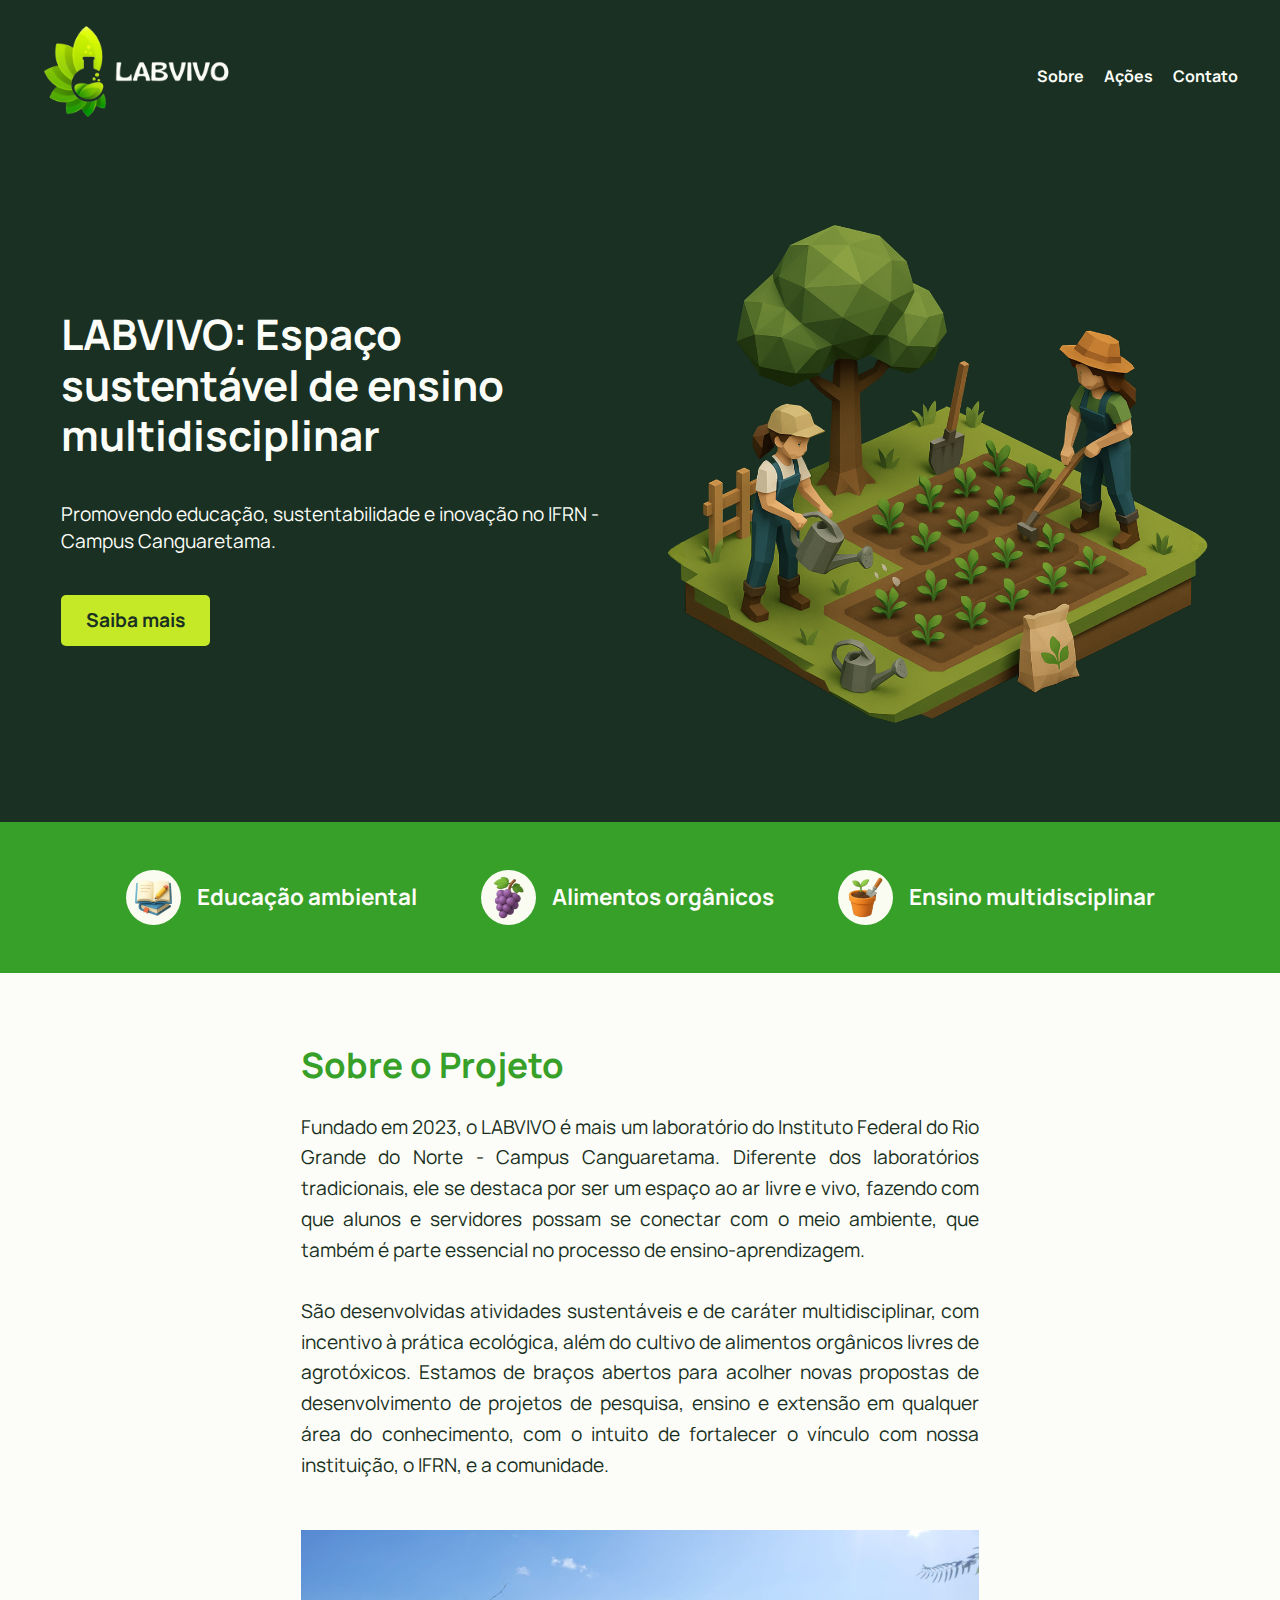
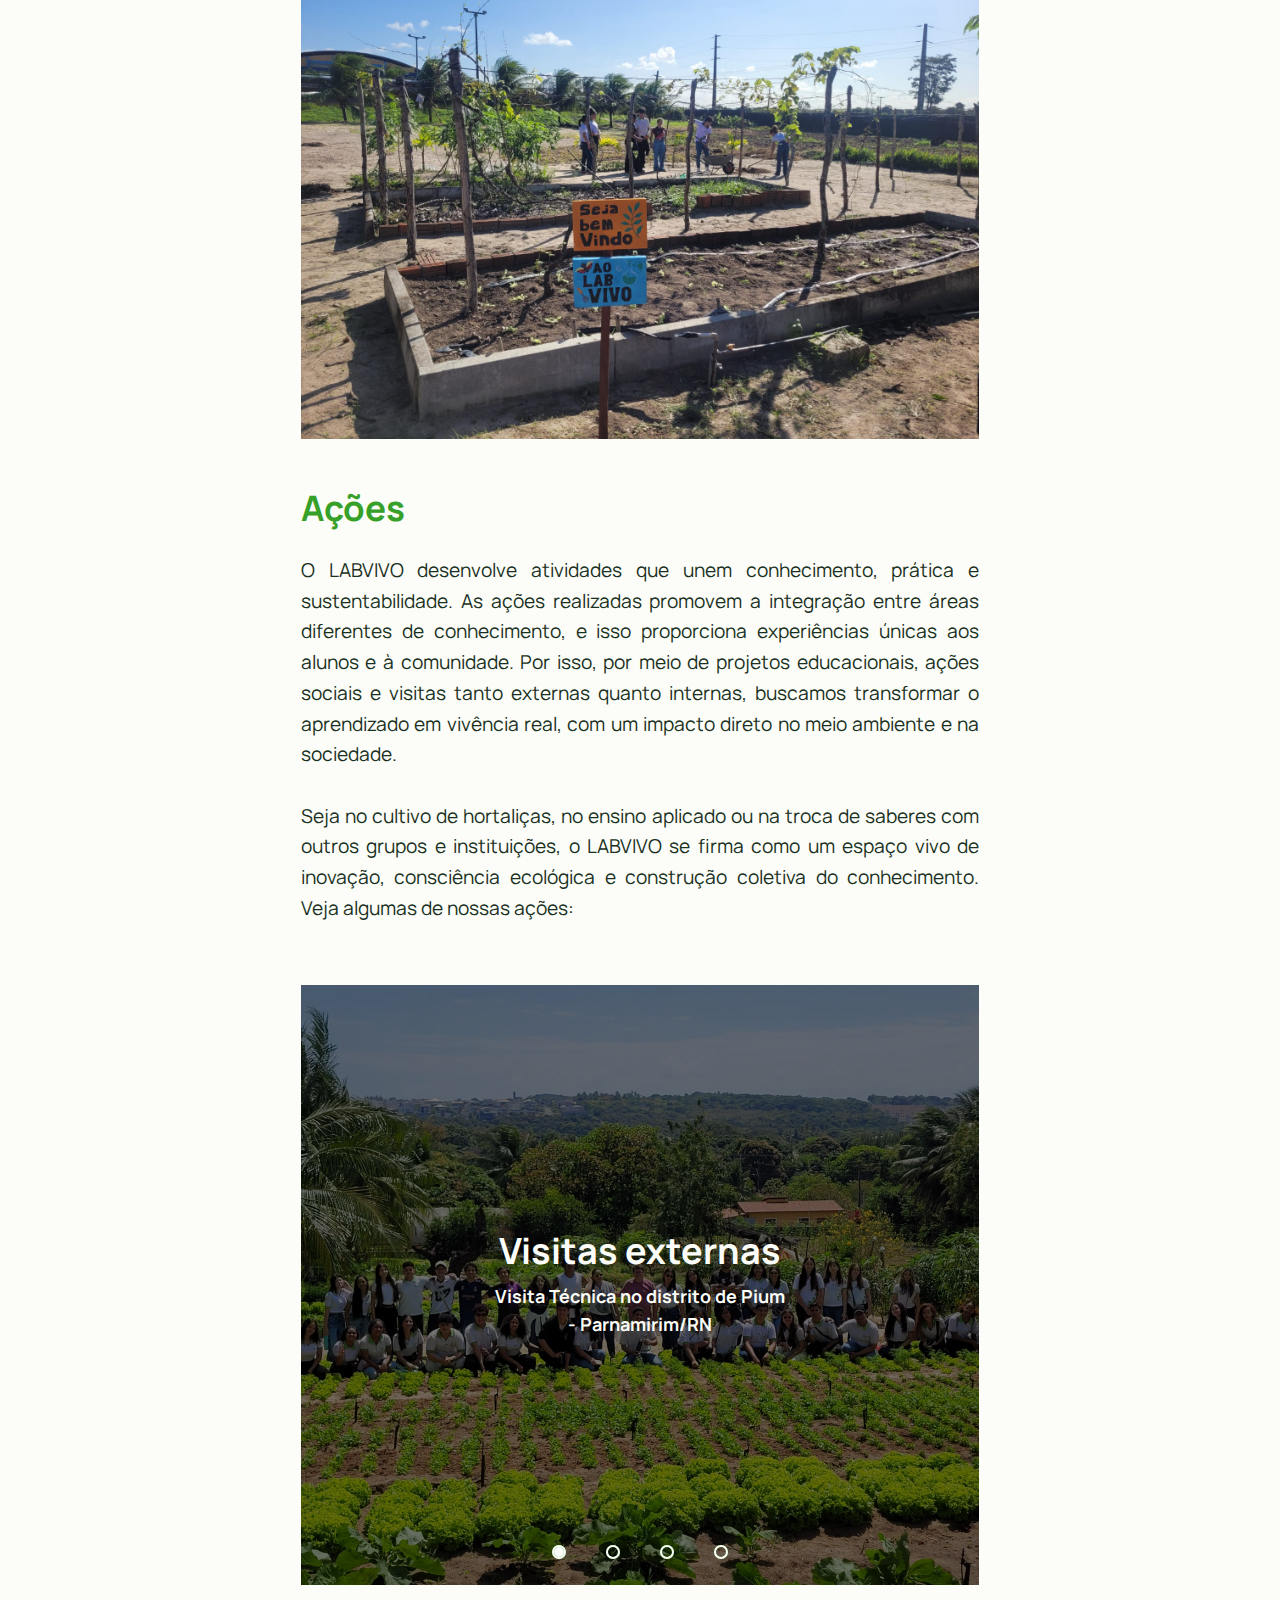
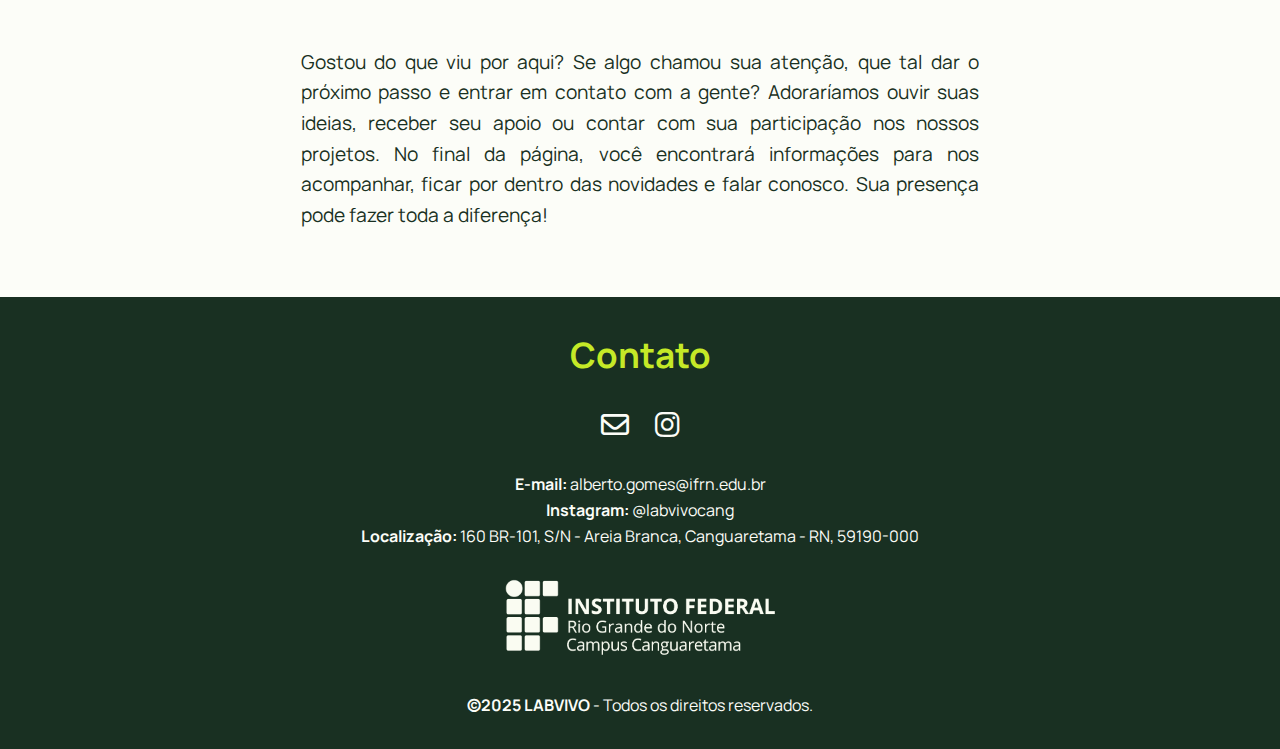
<file: index.html>
<!DOCTYPE html>
<html lang="pt-BR">
<head>
  <meta charset="UTF-8">
  <meta name="viewport" content="width=device-width, initial-scale=1.0">
  <title>LABVIVO - IFRN Campus Canguaretama</title>
  <link rel="stylesheet" href="style.css">
  <link rel="stylesheet" href="https://cdnjs.cloudflare.com/ajax/libs/font-awesome/6.5.0/css/all.min.css">
  <link rel="icon" href="media/logo_icon.ico" type="image/ico">
</head>

<body>
<header>
<nav>
  <a href="index.html">
    <img class="logo" src="media/labvivo_logo_completa.png" alt="Logotipo do LABVIVO">
    <img class="logo-mobile" src="media/labvivo_logo.png" alt="Logotipo do LABVIVO para dispositivos móveis">
  </a>
  <div class="menu-toggle" id="menu-toggle">
    <i class="fa-solid fa-bars"></i>
  </div>

  <ul class="nav-links">
    <li><a href="#sobre">Sobre</a></li>
    <li><a href="#acoes">Ações</a></li>
    <!--Para adicionar uma seção de projetos futuramente-->
    <!--<li><a href="pages/projetos.html">Projetos</a></li>-->
    <li><a href="#contato">Contato</a></li>
  </ul>
</nav>

<div class="side-menu" id="side-menu">
  <ul>
    <li><a href="#sobre">Sobre</a></li>
    <li><a href="#acoes">Ações</a></li>
    <!--Para adicionar uma seção de projetos futuramente-->
    <!--<li><a href="pages/projetos.html">Projetos</a></li>-->
    <li><a href="#contato">Contato</a></li>
  </ul>
</div>

<div class="menu-overlay" id="menu-overlay"></div>

<section class="hero">
  <div class="hero-content">
    <div class="hero-text">
      <h1>LABVIVO: Espaço sustentável de ensino multidisciplinar</h1>
      <br>
      <p>Promovendo educação, sustentabilidade e inovação no IFRN - Campus Canguaretama.</p>
      <a href="#sobre" class="btn">Saiba mais</a>
    </div>
    <div class="hero-image">
      <img src="media/image_hero.png" alt="Imagem do LabVivo">
    </div>
  </div>
</section>
</header>

<main>
<section id="palavras">
  <ul>
    <li>
      <img src="media/icon_book.png" alt="Livro">
      <b>Educação ambiental</b>
    </li>
    <li>
      <img src="media/icon_grape.png" alt="Uva">
      <b>Alimentos orgânicos</b>
    </li>
    <li>
      <img src="media/icon_plant.png" alt="Planta">
      <b>Ensino multidisciplinar</b>
    </li>
  </ul>
</section>

<section id="sobre">
  <h2>Sobre o Projeto</h2>
  <p>Fundado em 2023, o LABVIVO é mais um laboratório do Instituto Federal do Rio Grande do Norte - Campus Canguaretama. Diferente dos laboratórios tradicionais, ele se destaca por ser um espaço ao ar livre e vivo, 
    fazendo com que alunos e servidores possam se conectar com o meio ambiente, que também é parte essencial no processo de ensino-aprendizagem. 
  </p>
  <br>
  <p>São desenvolvidas atividades sustentáveis e de caráter multidisciplinar, com incentivo à prática ecológica, além do cultivo de alimentos orgânicos livres de agrotóxicos. Estamos de braços abertos 
    para acolher novas propostas de desenvolvimento de projetos de pesquisa, ensino e extensão em qualquer área do conhecimento, com o intuito de fortalecer o vínculo
    com nossa instituição, o IFRN, e a comunidade.
  </p>
  <img src="media/image_gallery_1.jpeg" alt="Ação 1">
</section>

<section id="acoes">
  <h2>Ações</h2>
  <p>O LABVIVO desenvolve atividades que unem conhecimento, prática e sustentabilidade. As ações realizadas promovem a integração entre
    áreas diferentes de conhecimento, e isso proporciona experiências únicas aos alunos e à comunidade. Por isso, por meio de projetos educacionais, ações sociais e visitas tanto externas quanto internas, 
    buscamos transformar o aprendizado em vivência real, com um impacto direto no meio ambiente e na sociedade.</p>
    <br>
  <p>Seja no cultivo de hortaliças, no ensino aplicado ou na troca de saberes com outros grupos e instituições, o LABVIVO se firma como um espaço vivo de inovação, consciência ecológica 
    e construção coletiva do conhecimento. Veja algumas de nossas ações:</p>
  <br>
  <br>
  <div class="slider">
    <div class="slides">
      <input type="radio" name="radio-btn" id="radio1">
      <input type="radio" name="radio-btn" id="radio2">
      <input type="radio" name="radio-btn" id="radio3">
      <input type="radio" name="radio-btn" id="radio4">
      <div class="slide first">
        <div class="slide-overlay">
          <img src="media/image_acao_card1.jpeg" alt="Imagem da visita técnica no distrito de Pium em Parnamirim/RN">
          <div class="slide-text">
            <h3>Visitas externas</h3>
            <p><b>Visita Técnica no distrito de Pium - Parnamirim/RN</b></p>
          </div>
        </div>
      </div>
      <div class="slide">
        <div class="slide-overlay">
          <img src="media/image_acao_card2.jpeg" alt="Imagem da doação de hortaliças cultivadas no LABVIVO para os integrantes do projeto IFSol da Feira
          de Agricultura Familiar Coletivo José Martí.">
          <div class="slide-text">
            <h3>Cultivos e doações</h3>
            <p><b>Ação de doação de hortaliças cultivadas no LABVIVO para os integrantes do projeto IFSol da Feira
          de Agricultura Familiar Coletivo José Martí.</b></p>
          </div>
        </div>
      </div>
      <div class="slide">
        <div class="slide-overlay">
          <img src="media/image_acao_card3.jpeg" alt="Imagem da visita dos alunos da UERN/EMBRAPA no LABVIVO">
          <div class="slide-text">
            <h3>Portas abertas</h3>
            <p><b>Visita dos alunos da UERN/EMBRAPA no LABVIVO</b></p>
          </div>
        </div>
      </div>
      <div class="slide">
        <div class="slide-overlay">
          <img src="media/image_acao_card4.jpeg" alt="Imagem do projeto de ensino da geometria plana na construção de canteiros do LABVIVO">
          <div class="slide-text">
            <h3>Canteiros que ensinam</h3>
            <p><b>Projeto de ensino da geometria plana na construção de canteiros do LABVIVO</b></p>
          </div>
        </div>
      </div>
      <div class="navigation-auto">
        <div class="auto-btn1"></div>
        <div class="auto-btn2"></div>
        <div class="auto-btn3"></div>
        <div class="auto-btn4"></div>
      </div>
    </div>
    <div class="manual-navigation">
      <label for="radio1" class="manual-btn"></label>
      <label for="radio2" class="manual-btn"></label>
      <label for="radio3" class="manual-btn"></label>
      <label for="radio4" class="manual-btn"></label>
    </div>
  </div>
  <br>
  <br>
  <p>Gostou do que viu por aqui? Se algo chamou sua atenção, que tal dar o próximo passo e entrar em contato 
    com a gente? Adoraríamos ouvir suas ideias, receber seu apoio ou contar com sua participação nos nossos projetos. 
    No final da página, você encontrará informações para nos acompanhar, ficar por dentro das 
    novidades e falar conosco. Sua presença pode fazer toda a diferença!</p>
</section>
</main>

<footer id="contato">
  <h2>Contato</h2>
  <div class="icones-sociais">
    <a href="mailto:alberto.gomes@ifrn.edu.br" target="_blank">
      <i class="fa-regular fa-envelope"></i>
    </a>
    <a href="https://www.instagram.com/labvivocang" target="_blank">
      <i class="fa-brands fa-instagram"></i>
    </a>
  </div>
  <br>
  <p><b>E-mail:</b> alberto.gomes@ifrn.edu.br</p>
  <p><b>Instagram:</b> @labvivocang</p>
  <p><b>Localização:</b> 160 BR-101, S/N - Areia Branca, Canguaretama - RN, 59190-000</p>
  <br>
  <img src="media/ifrncang_logo.png" alt="Logo do IFRN - Campus Canguaretama">
  <br>
  <br>
  <p><b>&copy;2025 LABVIVO</b> - Todos os direitos reservados.</p>
</footer>
<script src="script.js"></script>
</body>

</html>
</file>
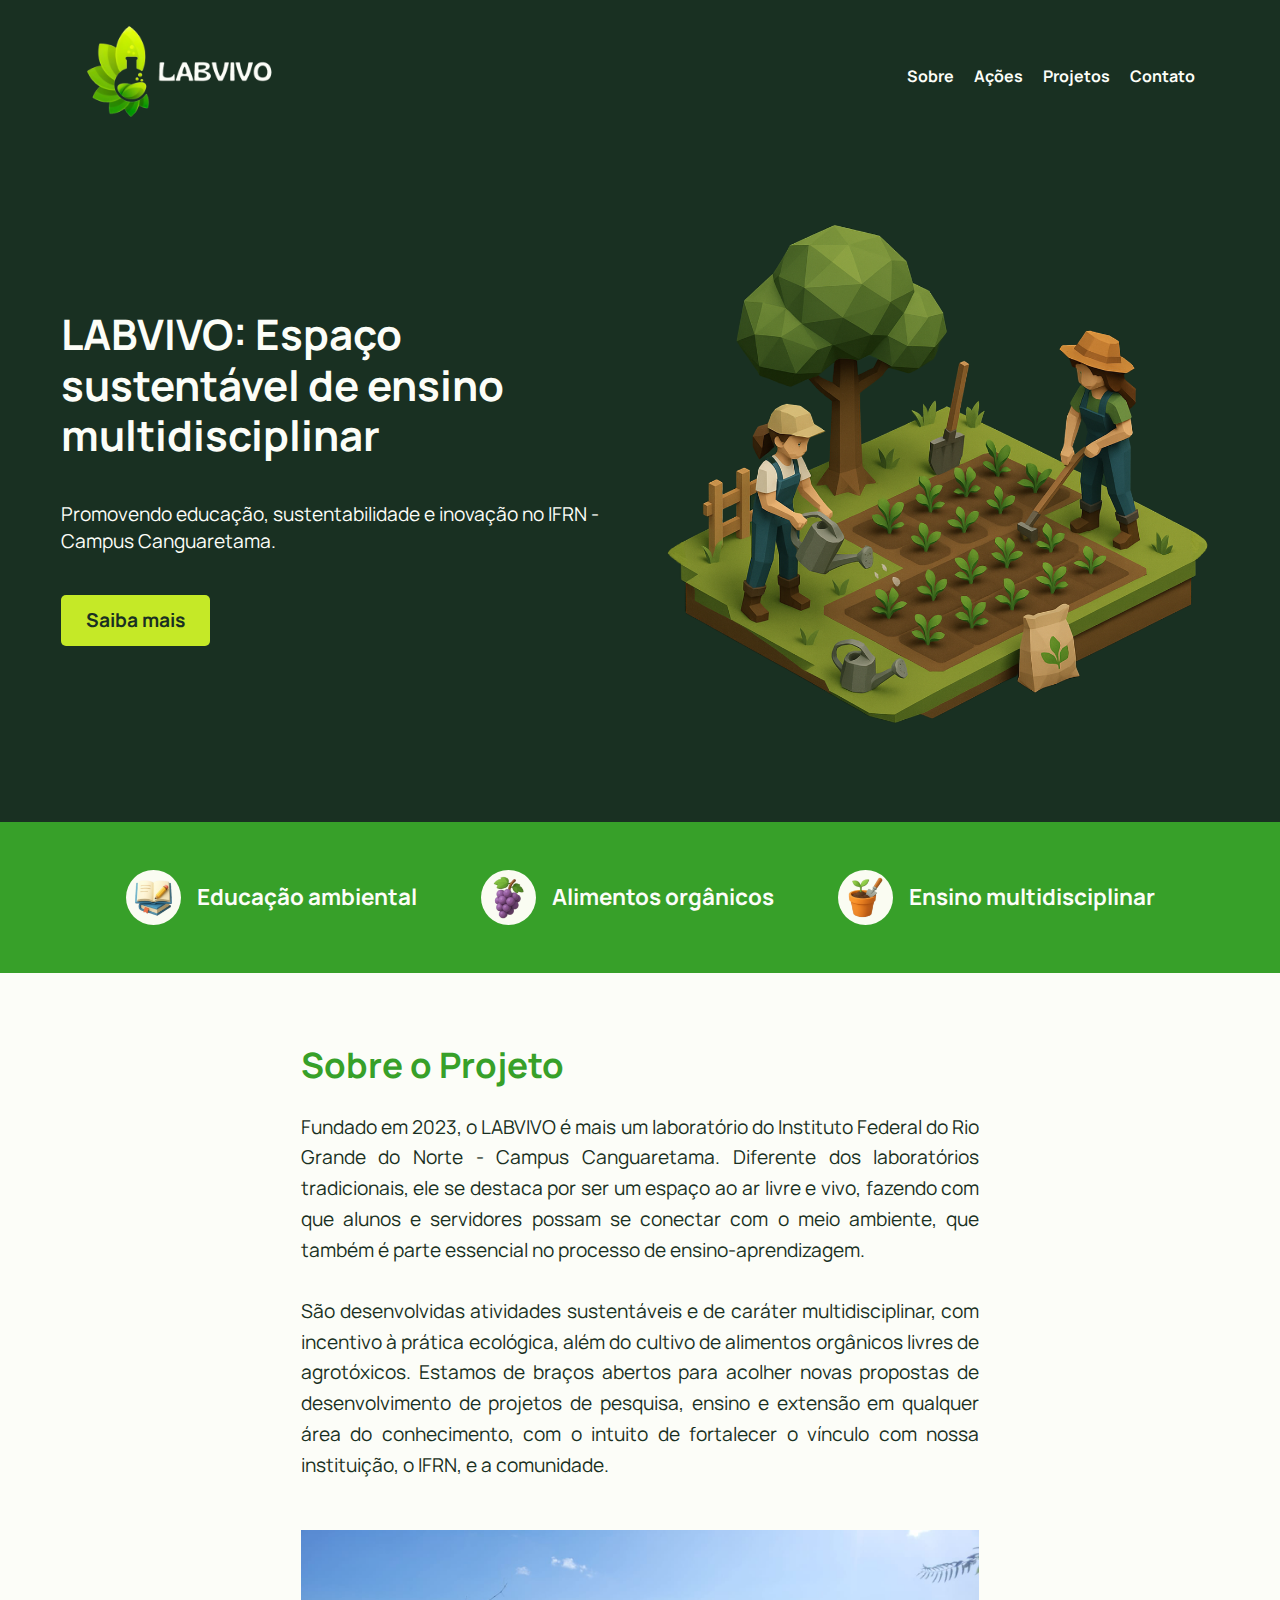
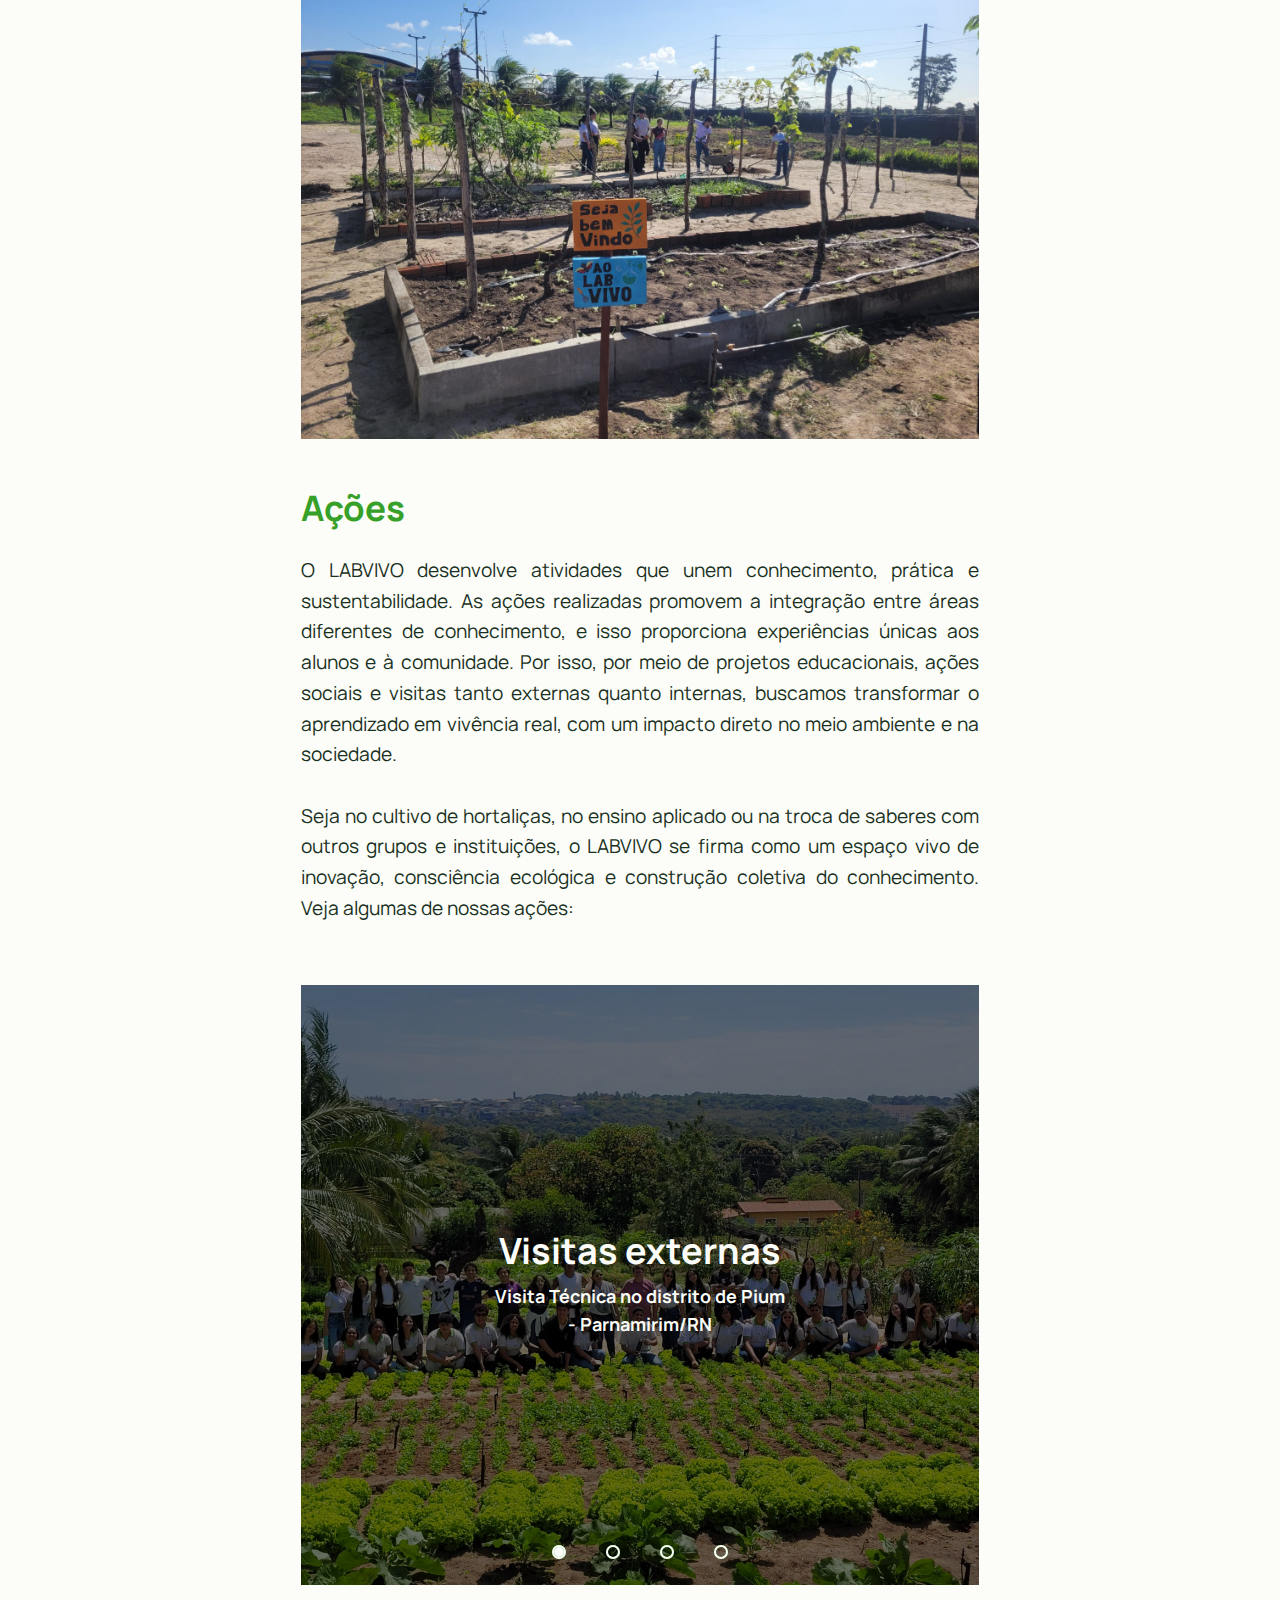
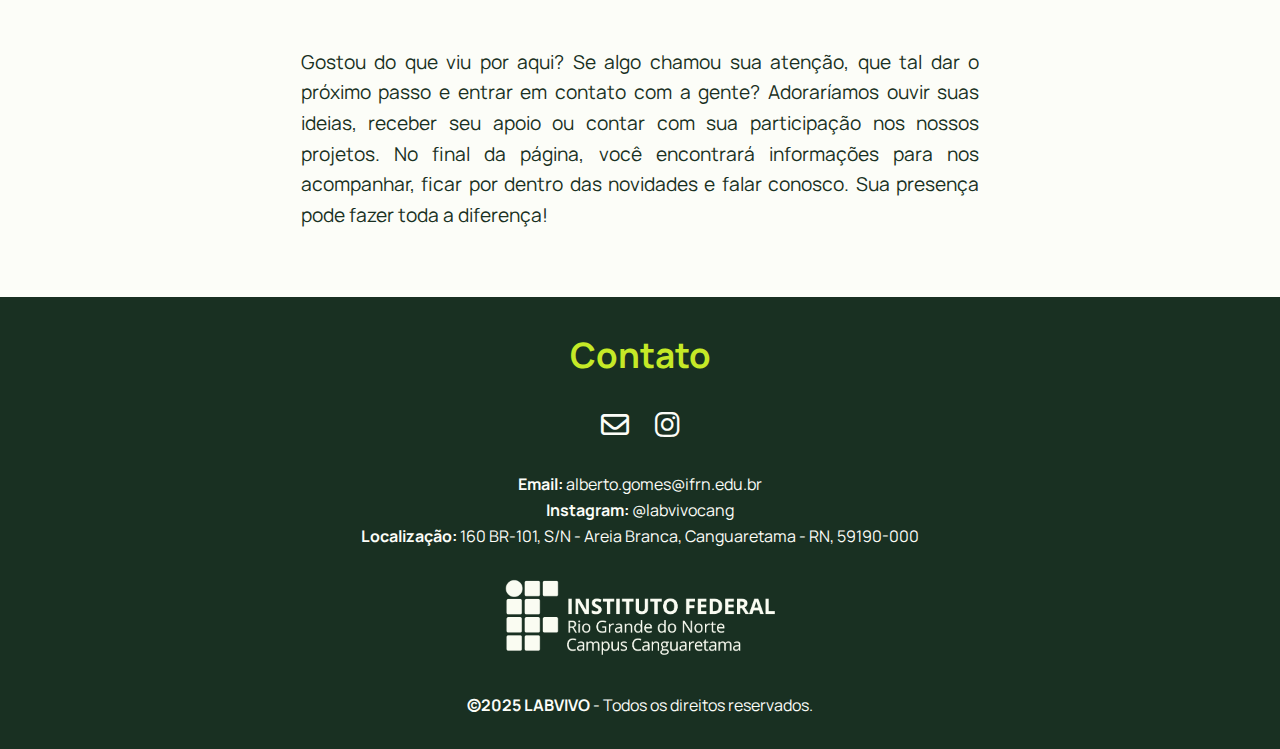
<file: WEBSITE_LABVIVO/index.html>
<!DOCTYPE html>
<html lang="pt-BR">
<head>
  <meta charset="UTF-8">
  <meta name="viewport" content="width=device-width, initial-scale=1.0">
  <title>LabVivo - IFRN Campus Canguaretama</title>
  <link rel="stylesheet" href="style.css">
  <link rel="stylesheet" href="https://cdnjs.cloudflare.com/ajax/libs/font-awesome/6.5.0/css/all.min.css">
  <link rel="icon" href="media/logo_icon.ico" type="image/ico">
</head>

<body>
<header>
<nav>
  <a href="index.html"><img class="logo" src="media/labvivo_logo_completa.png" alt="Logotipo do LABVIVO"></a>
  <a href="index.html"><img class="logo-mobile" src="media/labvivo_logo.png" alt="Logotipo do LABVIVO para dispositivos móveis"></a>
  <ul>
    <li><a href="#sobre">Sobre</a></li>
    <li><a href="#acoes">Ações</a></li>
    <li><a href="#">Projetos</a></li>
    <li><a href="#contato">Contato</a></li>
  </ul>
</nav>
<section class="hero">
  <div class="hero-content">
    <div class="hero-text">
      <h1>LABVIVO: Espaço sustentável de ensino multidisciplinar</h1>
      <br>
      <p>Promovendo educação, sustentabilidade e inovação no IFRN - Campus Canguaretama.</p>
      <a href="#sobre" class="btn">Saiba mais</a>
    </div>
    <div class="hero-image">
      <img src="media/image_hero.png" alt="Imagem do LabVivo">
    </div>
  </div>
</section>
</header>

<main>
<section id="palavras">
  <ul>
    <li>
      <img src="media/icon_book.png" alt="Livro">
      <b>Educação ambiental</b>
    </li>
    <li>
      <img src="media/icon_grape.png" alt="Uva">
      <b>Alimentos orgânicos</b>
    </li>
    <li>
      <img src="media/icon_plant.png" alt="Planta">
      <b>Ensino multidisciplinar</b>
    </li>
  </ul>
</section>

<section id="sobre">
  <h2>Sobre o Projeto</h2>
  <p>Fundado em 2023, o LABVIVO é mais um laboratório do Instituto Federal do Rio Grande do Norte - Campus Canguaretama. Diferente dos laboratórios tradicionais, ele se destaca por ser um espaço ao ar livre e vivo, 
    fazendo com que alunos e servidores possam se conectar com o meio ambiente, que também é parte essencial no processo de ensino-aprendizagem. 
  </p>
  <br>
  <p>São desenvolvidas atividades sustentáveis e de caráter multidisciplinar, com incentivo à prática ecológica, além do cultivo de alimentos orgânicos livres de agrotóxicos. Estamos de braços abertos 
    para acolher novas propostas de desenvolvimento de projetos de pesquisa, ensino e extensão em qualquer área do conhecimento, com o intuito de fortalecer o vínculo
    com nossa instituição, o IFRN, e a comunidade.
  </p>
  <img src="media/image_gallery_1.jpeg" alt="Ação 1">
</section>

<section id="acoes">
  <h2>Ações</h2>
  <p>O LABVIVO desenvolve atividades que unem conhecimento, prática e sustentabilidade. As ações realizadas promovem a integração entre
    áreas diferentes de conhecimento, e isso proporciona experiências únicas aos alunos e à comunidade. Por isso, por meio de projetos educacionais, ações sociais e visitas tanto externas quanto internas, 
    buscamos transformar o aprendizado em vivência real, com um impacto direto no meio ambiente e na sociedade.</p>
    <br>
  <p>Seja no cultivo de hortaliças, no ensino aplicado ou na troca de saberes com outros grupos e instituições, o LABVIVO se firma como um espaço vivo de inovação, consciência ecológica 
    e construção coletiva do conhecimento. Veja algumas de nossas ações:</p>
  <br>
  <br>
  <div class="slider">
    <div class="slides">
      <input type="radio" name="radio-btn" id="radio1">
      <input type="radio" name="radio-btn" id="radio2">
      <input type="radio" name="radio-btn" id="radio3">
      <input type="radio" name="radio-btn" id="radio4">
      <div class="slide first">
        <div class="slide-overlay">
          <img src="media/image_acao_card1.jpeg" alt="Ação 1">
          <div class="slide-text">
            <h3>Visitas externas</h3>
            <p><b>Visita Técnica no distrito de Pium - Parnamirim/RN</b></p>
          </div>
        </div>
      </div>
      <div class="slide">
        <div class="slide-overlay">
          <img src="media/image_acao_card2.jpeg" alt="Ação 2">
          <div class="slide-text">
            <h3>Cultivos e doações</h3>
            <p><b>Ação de doação de hortaliças cultivadas no LABVIVO para os integrantes do projeto IFSol da Feira
          de Agricultura Familiar Coletivo José Martí.</b></p>
          </div>
        </div>
      </div>
      <div class="slide">
        <div class="slide-overlay">
          <img src="media/image_acao_card3.jpeg" alt="Ação 3">
          <div class="slide-text">
            <h3>Portas abertas</h3>
            <p><b>Visita dos alunos da UERN/EMBRAPA no LABVIVO</b></p>
          </div>
        </div>
      </div>
      <div class="slide">
        <div class="slide-overlay">
          <img src="media/image_acao_card4.jpeg" alt="Ação 4">
          <div class="slide-text">
            <h3>Canteiros que ensinam</h3>
            <p><b>Projeto de ensino da geometria plana na construção de canteiros do LABVIVO</b></p>
          </div>
        </div>
      </div>
      <div class="navigation-auto">
        <div class="auto-btn1"></div>
        <div class="auto-btn2"></div>
        <div class="auto-btn3"></div>
        <div class="auto-btn4"></div>
      </div>
    </div>
    <div class="manual-navigation">
      <label for="radio1" class="manual-btn"></label>
      <label for="radio2" class="manual-btn"></label>
      <label for="radio3" class="manual-btn"></label>
      <label for="radio4" class="manual-btn"></label>
    </div>
  </div>
  <br>
  <br>
  <p>Gostou do que viu por aqui? Se algo chamou sua atenção, que tal dar o próximo passo e entrar em contato 
    com a gente? Adoraríamos ouvir suas ideias, receber seu apoio ou contar com sua participação nos nossos projetos. 
    No final da página, você encontrará informações para nos acompanhar, ficar por dentro das 
    novidades e falar conosco. Sua presença pode fazer toda a diferença!</p>
</section>
</main>

<footer id="contato">
  <h2>Contato</h2>
  <div class="icones-sociais">
    <a href="mailto:alberto.gomes@ifrn.edu.br" target="_blank">
      <i class="fa-regular fa-envelope"></i>
    </a>
    <a href="https://www.instagram.com/labvivocang" target="_blank">
      <i class="fa-brands fa-instagram"></i>
    </a>
  </div>
  <br>
  <p><b>Email:</b> alberto.gomes@ifrn.edu.br</p>
  <p><b>Instagram:</b> @labvivocang</p>
  <p><b>Localização:</b> 160 BR-101, S/N - Areia Branca, Canguaretama - RN, 59190-000</p>
  <br>
  <img src="media/ifrncang_logo.png" alt="Logo do IFRN - Campus Canguaretama">
  <br>
  <br>
  <p><b>&copy;2025 LABVIVO</b> - Todos os direitos reservados.</p>
</footer>
<script src="script.js"></script>
</body>

</html>
</file>
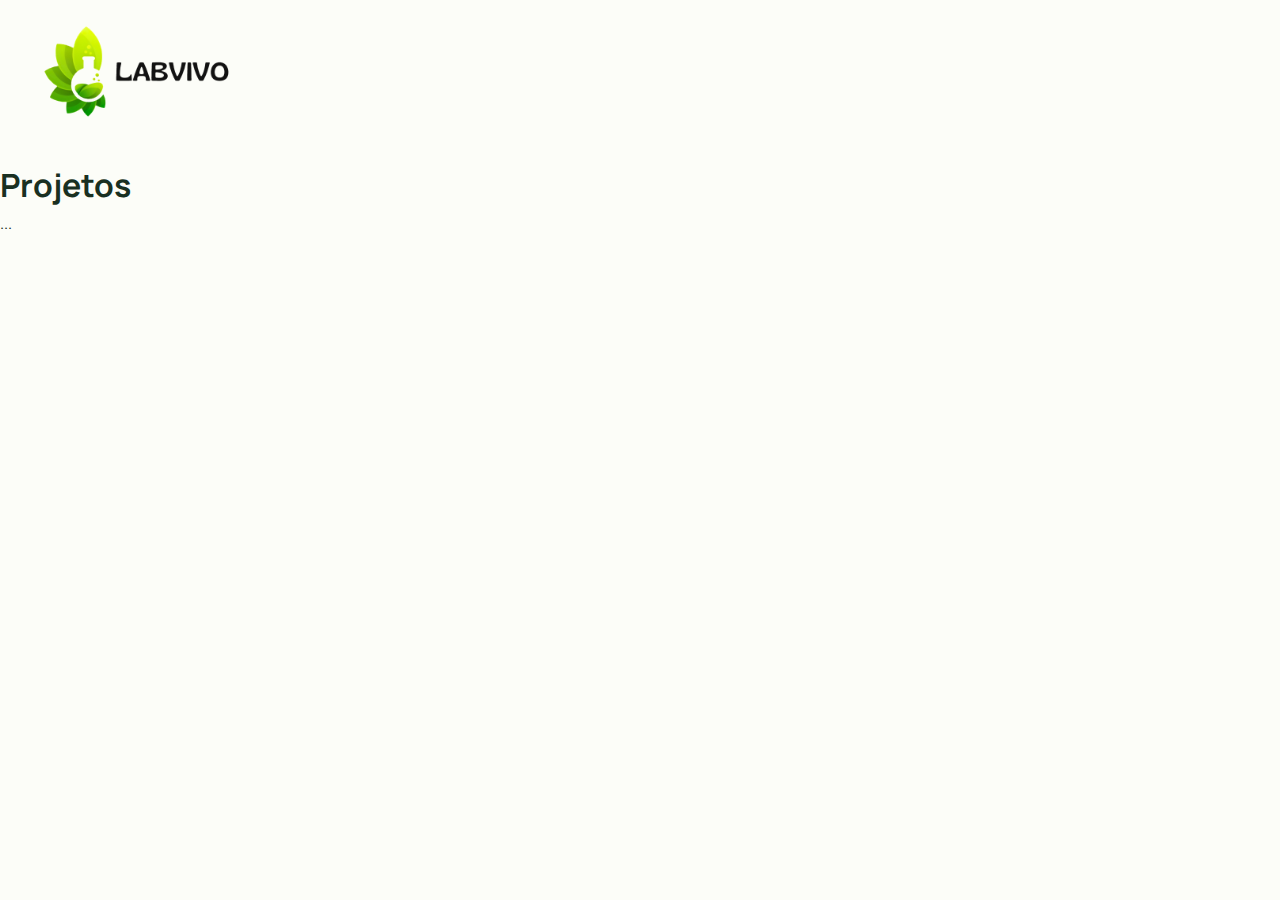
<file: pages/projetos.html>
<!DOCTYPE html>
<html lang="pt-BR">
<head>
  <meta charset="UTF-8">
  <meta name="viewport" content="width=device-width, initial-scale=1.0">
  <title>LabVivo - Projetos</title>
  <link rel="stylesheet" href="/pages/projetos.css">
  <link rel="stylesheet" href="https://cdnjs.cloudflare.com/ajax/libs/font-awesome/6.5.0/css/all.min.css">
  <link rel="icon" href="../media/logo_icon.ico" type="image/ico">
</head>

<body>
<header>
<nav>
  <div class="espaco-logo-b">
    <a href="index.html"><img class="logo" src="../media/labvivo_logo_completa_b.png" alt="Logotipo do LABVIVO"></a>
    <a href="index.html"><img class="logo-mobile" src="../media/labvivo_logo.png" alt="Logotipo do LABVIVO para dispositivos móveis"></a>
  </div>
</nav>
</header>

<section class="projetos">
  <div class="projetos-div">
    <h1>Projetos</h1>
    <p>...</p>
  </div>
</section>

</body>

</html>
</file>
<file: style.css>
@import url('https://fonts.googleapis.com/css2?family=Manrope:wght@200..800&display=swap');

:root{
    --verde-claro: #C5E927;
    --verde-medio: #83C11D;
    --verde-escuro: #37A029;
    --branco: #fcfdf8;
    --preto: #193022;
}

*{
  margin: 0;
  padding: 0;
  box-sizing: border-box;
}
 
body{
  font-family: 'Manrope', sans-serif;
  background-color: var(--branco);
  color: var(--preto);
  line-height: 1.6;
  font-size: 1rem;
}

header{
  background-color: var(--preto);
  color: var(--branco);
  padding: 1.25rem 0 0 0;
}
 
nav{
  display: flex;
  justify-content: space-between;
  align-items: center;
  margin: 0 2.625rem;
}
 
.logo{
  width: 11.875rem;
  height: 6.625rem;
}

.logo-mobile{
  width: 3.189rem;
  height: 4.75rem;
  display: none;
}
 
nav ul{
  display: flex;
  list-style: none;
}
 
nav ul li{
  margin-left: 1.25rem;
}
 
nav ul li a{
  color: var(--branco);
  text-decoration: none;
  font-weight: bold;
  transition: color 0.5s;
}

nav ul li a:hover{
  color: var(--verde-claro);
}
 
.hero{
  padding: 3.75rem 1.25rem;
  margin: 0;
  background-size: cover;
  background-position: center;
  color: var(--branco);
}
 
.hero h1{
  font-size: 2.625rem;
  margin-bottom: 0.625rem;
  line-height: 1.2;
  text-align: left;
}
 
.hero .btn{
  display: inline-block;
  margin-top: 1.25rem;
  padding: 0.625rem 1.5625rem;
  background-color: var(--verde-claro);
  color: var(--preto);
  border-radius: 0.3125rem;
  text-decoration: none;
  font-weight: bold;
  text-align: center;
}

.hero-content{
  display: flex;
  align-items: center;
  justify-content: space-between;
  max-width: 75rem;
  margin: 0 auto;
  padding: 0 1.3rem;
}

.hero-text{
  flex: 1;
  padding-right: 2.5rem;
  text-align: left;
}

.hero-text p{
  font-size: 1.2rem;
  line-height: 1.4;
  margin-bottom: 1.25rem;
  text-align: left;
}

.hero-image{
  flex: 1;
  text-align: right;
}

.hero-image img{
  max-width: 100%;
  height: auto;
  border-radius: 0.5rem;
}

section{
  margin: 0 0 3rem 0;
  padding: 1rem 0;
  font-size: 1.2rem;
  text-align: justify;
}
 
h2{
  font-size: 2.1875rem;
  margin-bottom: 1.2rem;
  color: var(--verde-escuro);
}

#palavras{
  color: var(--branco);
  font-size: 1.4rem;
  background-color: var(--verde-escuro);
  display: flex;
  justify-content: center;
  align-items: center;
  text-align: center;
  padding: 3rem 1.5rem 3rem 1.5rem;
}

#palavras ul{
  display: flex;
  list-style: none;
  gap: 4rem;
  padding: 0;
}

#palavras li{
  display: flex;
  align-items: center;
  gap: 1rem;
}

#palavras li img{
  width: 3.4375rem;
  height: 3.4375rem;
  object-fit: cover;
  border-radius: 50%;
}

#sobre{
  width: 53%;
  margin: 0 auto;
}

#sobre img{
  margin: 3.125rem auto 0 auto;
  width: 100%;
}

#acoes{
  width: 53%;
  margin: 0 auto;
}

.slider{
  margin: 0 auto;
  width: 100%;
  height: 37.5rem;
  aspect-ratio: 5 / 3;
  overflow: hidden;
}

.slides{
  width: 400%;
  height: 37.5rem;
  display: flex;
}

.slides input{
  display: none;
}

.slide{
  width: 25%;
  position: relative;
  transition: 2s;
}

.slide img{
  width: 50rem;
  transition: filter 0.3s ease;
}

.slide:hover img{
  filter: brightness(25%);
}

.manual-navigation{
  position: absolute;
  width: 62.5rem;
  max-width: 53%;
  margin-top: -2.5rem;
  display: flex;
  justify-content: center;
}

.manual-btn{
  border: 0.125rem solid var(--branco);
  padding: 0.3125rem;
  border-radius: 0.625rem;
  cursor: pointer;
  transition: 0.8s;
}

.manual-btn:not(:last-child){
  margin-right: 2.5rem;
}

.manual-btn:hover{
  background-color: var(--branco);
}

#radio1:checked ~ .first{
  margin-left: 0;
}

#radio2:checked ~ .first{
  margin-left: -25%;
}

#radio3:checked ~ .first{
  margin-left: -50%;
}

#radio4:checked ~ .first{
  margin-left: -75%;
}

.navigation-auto div{
  border: 0.125rem solid var(--verde-escuro);
  padding: 0.3125rem;
  border-radius: 0.625rem;
  cursor: pointer;
  transition: 0.8s;
}

.navigation-auto{
  position: absolute;
  width: 62.5rem;
  max-width: 53%;
  margin-top: 35rem;
  display: flex;
  justify-content: center;
}

.navigation-auto div:not(:last-child){
  margin-right: 2.5rem;
}

#radio1:checked ~ .navigation-auto .auto-btn1{
  background-color: var(--branco);
}

#radio2:checked ~ .navigation-auto .auto-btn2{
  background-color: var(--branco);
}

#radio3:checked ~ .navigation-auto .auto-btn3{
  background-color: var(--branco);
}

#radio4:checked ~ .navigation-auto .auto-btn4{
  background-color: var(--branco);
}

.slide-overlay{
  position: relative;
  width: 100%;
  height: 100%;
}

.slide-overlay img{
  width: 100%;
  height: 100%;
  object-fit: cover;
  display: block;
  filter: brightness(45%);
}

.slide-text{
  position: absolute;
  top: 50%;
  left: 50%;
  transform: translate(-50%, -50%);
  color: var(--branco);
  text-align: center;
  padding: 0 1.25rem;
}

.slide-text h3{
  font-size: 2.25rem;
  line-height: 2.6rem;
  margin-bottom: 0.625rem;
}

.slide-text p{
  font-size: 1.125rem;
}

footer{
    background-color: var(--preto);
    color: var(--branco);
    text-align: center;
    margin-top: 3.125rem;
    padding: 1.875rem 1.25rem;
}

.icones-sociais a{
    font-size: 1.75rem;
    color: var(--branco);
    margin: 0 0.625rem 0.625rem;
    transition: color 0.5s;
    text-decoration: none;
}

.icones-sociais a:hover{
  color: var(--verde-claro);
}

footer img{
    width: 17.625rem;
    height: 5.3125rem;
}

footer h2{
  color: var(--verde-claro);
}

::selection{
  background-color: var(--verde-claro);
  color: var(--preto);
}

::-moz-selection{
  background-color: var(--verde-claro);
  color: var(--preto);
}

.menu-toggle {
  display: none;
  font-size: 1.875rem;
  color: var(--branco);
  cursor: pointer;
  z-index: 1001;
}

.side-menu {
  position: fixed;
  top: 0;
  right: -100%;
  width: 15.625rem;
  height: 100%;
  background-color: var(--preto);
  z-index: 1001;
  transition: right 0.3s ease-in-out;
  padding-top: 2.5rem;
  text-align: right;
}

.side-menu ul {
  list-style: none;
  padding: 0 1.25rem;
}

.side-menu ul li {
  margin: 1.25rem 0;
}

.side-menu ul li a {
  color: var(--branco);
  text-decoration: none;
  font-size: 1.2rem;
  font-weight: bold;
}

.side-menu ul li a:hover {
  color: var(--verde-claro);
}

.menu-overlay {
  display: none;
  position: fixed;
  top: 0;
  left: 0;
  height: 100%;
  width: 100%;
  background-color: rgba(0, 0, 0, 0.5);
  z-index: 1000;
}

@media (max-width: 480px) {
  .hero h1{
    font-size: 2rem;
    text-align: center;
  }
  
  .hero p{
    font-size: 1rem;
  }
}

@media (max-width: 768px){
  header{
    padding: 2.5rem 0 0 0;
  }

  nav img{
    position: absolute;
    top: 1.8125rem;
    left: 2.3125rem;
    z-index: 100;
  }

  .hero{
    padding: 4.375rem 1.25rem;
  }

  .hero-content{
    flex-direction: column;
  }

  .hero h1{
    font-size: 2.4rem;
    text-align: center;
  }
  
  .hero-text{
    text-align: center;
    padding-right: 0;
    margin-bottom: 1.875rem;
  }
  
  .hero-text p{
    font-size: 1.1rem;
    text-align: center;
    line-height: 1.3;
  }

  .hero .btn{
    display: block;
    margin-left: auto;
    margin-right: auto;
    max-width: 9.375rem;
  }

  .logo{
    display: none;
  }

  .logo-mobile{
    display: flex;
  }
 
  #palavras{
    padding: 2.8rem 0;
  }

  #palavras ul{
    flex-direction: column;
    gap: 2rem;
  }

  #palavras li{
    justify-content: center;
  }

  #palavras li img{
    width: 1.875rem;
    height: 1.875rem;
  }

  #palavras li b{
    font-size: 1.3rem;
  }

  .nav-links {
    display: none;
  }

  .menu-toggle {
    display: block;
  }

}

@media (max-width: 1080px){
  #sobre{
    width: 80%;
    margin: 0 auto;
    font-size: 1rem;
  }

  #acoes{
    width: 80%;
    margin: 0 auto;
    font-size: 1rem;
  }
  
  .slider{
    max-width: 80vw;
    aspect-ratio: 5 / 3;
  }

  .manual-navigation,
  .navigation-auto{
    max-width: 80vw;
  }
  
  .slide-text h3{
    font-size: 1.5rem;
    margin-bottom: 0.625rem;
  }
  
  .slide-text p{
    font-size: 0.85rem;
  }

  #contato{
    font-size: 0.85rem;
    padding-left: 3rem;
    padding-right: 3rem;
  }

  footer img{
    width: 13.25rem;
    height: 3.75rem;
  }
}
</file>
<file: WEBSITE_LABVIVO/style.css>
@import url('https://fonts.googleapis.com/css2?family=Manrope:wght@200..800&display=swap');

:root{
    --verde-claro: #C5E927;
    --verde-medio: #83C11D;
    --verde-escuro: #37A029;
    --branco: #fcfdf8;
    --preto: #193022;
}

*{
  margin: 0;
  padding: 0;
  box-sizing: border-box;
}
 
body{
  font-family: 'Manrope', sans-serif;
  background-color: var(--branco);
  color: var(--preto);
  line-height: 1.6;
  font-size: 16px;
}

header{
  background-color: var(--preto);
  color: var(--branco);
  padding: 20px 0 0 0;
}
 
nav{
  display: flex;
  justify-content: space-between;
  align-items: center;
  padding: 0 85px;
}
 
.logo{
  width: 190px;
  height: 106px;
}

.logo-mobile{
  width: 54px;
  height: 80px;
  display: none;
}
 
nav ul{
  display: flex;
  list-style: none;
}
 
nav ul li{
  margin-left: 20px;
}
 
nav ul li a{
  color: var(--branco);
  text-decoration: none;
  font-weight: bold;
  transition: color 0.5s;
}

nav ul li a:hover{
  color: var(--verde-claro);
}
 
.hero{
  padding: 60px 20px;
  margin: 0;
  background-size: cover;
  background-position: center;
  color: var(--branco);
}
 
.hero h1{
  font-size: 42px;
  margin-bottom: 10px;
  line-height: 1.2;
  text-align: left;
}
 
.hero .btn{
  display: inline-block;
  margin-top: 20px;
  padding: 10px 25px;
  background-color: var(--verde-claro);
  color: var(--preto);
  border-radius: 5px;
  text-decoration: none;
  font-weight: bold;
  text-align: center;
}

.hero-content{
  display: flex;
  align-items: center;
  justify-content: space-between;
  max-width: 1200px;
  margin: 0 auto;
  padding: 0 1.3rem;
}

.hero-text{
  flex: 1;
  padding-right: 40px;
  text-align: left;
}

.hero-text p{
  font-size: 1.2rem;
  line-height: 1.4;
  margin-bottom: 20px;
  text-align: left;
}

.hero-image{
  flex: 1;
  text-align: right;
}

.hero-image img{
  max-width: 100%;
  height: auto;
  border-radius: 8px;
}

@media (max-width: 768px){
  .hero-content{
    flex-direction: column;
  }

  .hero h1{
    font-size: 2.4rem;
    text-align: center;
  }
  
  .hero-text{
    text-align: center;
    padding-right: 0;
    margin-bottom: 30px;
  }
  
  .hero-text p{
    font-size: 1.1rem;
    text-align: center;
    line-height: 1.3;
  }

  .hero .btn{
    display: block;
    margin-left: auto;
    margin-right: auto;
    max-width: 150px;
  }

  .logo{
    display: none;
  }

  .logo-mobile{
    display: flex;
  }
 
  #palavras{
    padding: 0;
  }

  #palavras ul{
    flex-direction: column;
    gap: 0rem;
  }

  #palavras li{
    justify-content: center;
  }

  #palavras li img{
    width: 30px;
    height: 30px;
  }

  #palavras li b{
    font-size: 1.2rem;
  }
}

@media (max-width: 480px) {
  .hero h1{
    font-size: 32px;
    text-align: center;
  }
  
  .hero p{
    font-size: 16px;
  }
}

section{
  margin: 0 0 3rem 0;
  padding: 1rem 0;
  font-size: 1.2rem;
  text-align: justify;
}
 
h2{
  font-size: 35px;
  margin-bottom: 1.2rem;
  color: var(--verde-escuro);
}

#palavras{
  color: var(--branco);
  font-size: 1.4rem;
  background-color: var(--verde-escuro);
  display: flex;
  justify-content: center;
  align-items: center;
  text-align: center;
  padding: 3rem 0 3rem 0;
}

#palavras ul{
  display: flex;
  list-style: none;
  gap: 4rem;
  padding: 0;
}

#palavras li{
  display: flex;
  align-items: center;
  gap: 1rem;
}

#palavras li img{
  width: 55px;
  height: 55px;
  object-fit: cover;
  border-radius: 50%;
}

#sobre{
  width: 53%;
  margin: 0 auto;
}

#sobre img{
  margin: 50px auto 0 auto;
  width: 100%;
}

#acoes{
  width: 53%;
  margin: 0 auto;
}

.slider{
  margin: 0 auto;
  width: 100%;
  height: 600px;
  aspect-ratio: 5 / 3;
  overflow: hidden;
}

.slides{
  width: 400%;
  height: 600px;
  display: flex;
}

.slides input{
  display: none;
}

.slide{
  width: 25%;
  position: relative;
  transition: 2s;
}

.slide img{
  width: 800px;
  transition: filter 0.3s ease;
}

.slide:hover img{
  filter: brightness(25%);
}

.manual-navigation{
  position: absolute;
  width: 1000px;
  max-width: 53%;
  margin-top: -40px;
  display: flex;
  justify-content: center;
}

.manual-btn{
  border: 2px solid var(--branco);
  padding: 5px;
  border-radius: 10px;
  cursor: pointer;
  transition: 0.8s;
}

.manual-btn:not(:last-child){
  margin-right: 40px;
}

.manual-btn:hover{
  background-color: var(--branco);
}

#radio1:checked ~ .first{
  margin-left: 0;
}

#radio2:checked ~ .first{
  margin-left: -25%;
}

#radio3:checked ~ .first{
  margin-left: -50%;
}

#radio4:checked ~ .first{
  margin-left: -75%;
}

.navigation-auto div{
  border: 2px solid var(--verde-escuro);
  padding: 5px;
  border-radius: 10px;
  cursor: pointer;
  transition: 0.8s;
}

.navigation-auto{
  position: absolute;
  width: 1000px;
  max-width: 53%;
  margin-top: 560px;
  display: flex;
  justify-content: center;
}

.navigation-auto div:not(:last-child){
  margin-right: 40px;
}

#radio1:checked ~ .navigation-auto .auto-btn1{
  background-color: var(--branco);
}

#radio2:checked ~ .navigation-auto .auto-btn2{
  background-color: var(--branco);
}

#radio3:checked ~ .navigation-auto .auto-btn3{
  background-color: var(--branco);
}

#radio4:checked ~ .navigation-auto .auto-btn4{
  background-color: var(--branco);
}

.slide-overlay{
  position: relative;
  width: 100%;
  height: 100%;
}

.slide-overlay img{
  width: 100%;
  height: 100%;
  object-fit: cover;
  display: block;
  filter: brightness(45%);
}

.slide-text{
  position: absolute;
  top: 50%;
  left: 50%;
  transform: translate(-50%, -50%);
  color: var(--branco);
  text-align: center;
  padding: 0 20px;
}

.slide-text h3{
  font-size: 36px;
  line-height: 2.6rem;
  margin-bottom: 10px;
}

.slide-text p{
  font-size: 18px;
}

footer{
    background-color: var(--preto);
    color: var(--branco);
    text-align: center;
    margin-top: 50px;
    padding: 30px 20px;
}

.icones-sociais a{
    font-size: 28px;
    color: var(--branco);
    margin: 0 10px 10px;
    transition: color 0.5s;
    text-decoration: none;
}

.icones-sociais a:hover{
  color: var(--verde-claro);
}

footer img{
    width: 282px;
    height: 85px;
}

footer h2{
  color: var(--verde-claro);
}

::selection{
  background-color: var(--verde-claro);
  color: var(--preto);
}

::-moz-selection{
  background-color: var(--verde-claro);
  color: var(--preto);
}

@media (max-width: 1080px){

  #sobre{
    width: 80%;
    margin: 0 auto;
    font-size: 1rem;
  }

  #acoes{
    width: 80%;
    margin: 0 auto;
    font-size: 1rem;
  }
  
  .slider{
    max-width: 80vw;
    aspect-ratio: 5 / 3;
  }

  .manual-navigation,
  .navigation-auto{
    max-width: 80vw;
  }
  
  .slide-text h3{
    font-size: 24px;
    margin-bottom: 10px;
  }
  
  .slide-text p{
    font-size: 0.85rem;
  }

  footer{
    font-size: 0.85rem;
  }

  footer img{
    width: 212px;
    height: 60px;
  }
}
</file>
<file: pages/projetos.css>
@import url('https://fonts.googleapis.com/css2?family=Manrope:wght@200..800&display=swap');

:root{
    --verde-claro: #C5E927;
    --verde-medio: #83C11D;
    --verde-escuro: #37A029;
    --branco: #fcfdf8;
    --preto: #193022;
}

*{
  margin: 0;
  padding: 0;
  box-sizing: border-box;
}
 
body{
  font-family: 'Manrope', sans-serif;
  background-color: var(--branco);
  color: var(--preto);
  line-height: 1.6;
  font-size: 16px;
}

header{
  background-color: var(--branco);
  height: 10rem;
  width: 100%;
  color: var(--branco);
  padding: 20px 0 0 0;
}
 
nav{
  display: flex;
  justify-content: space-between;
  align-items: center;
  margin: 0 42px;
}
 
.logo{
  width: 190px;
  height: 106px;
}

.logo-mobile{
  width: 51px;
  height: 76px;
  display: none;
}

@media (max-width: 768px){

  header{
    padding: 40px 0 0 0;
  }

  .logo{
    display: none;
  }

  .logo-mobile {
    display: flex;
    position: absolute;
    top: 29px;
    left: 40px;
    z-index: 100;
  }
}
</file>
